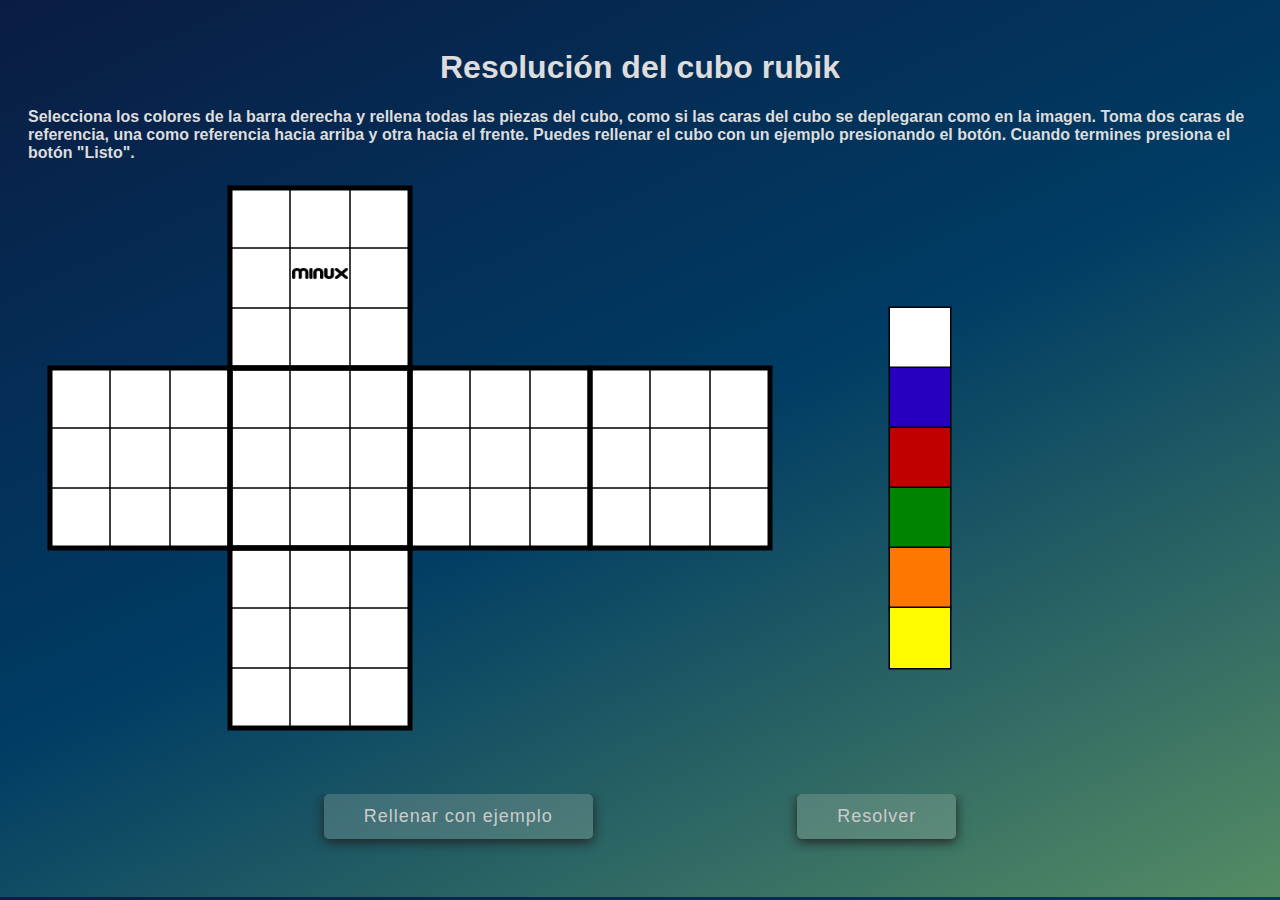
<file: index.html>
<!DOCTYPE html>
<html lang="es">
<head>
	<title>Resuelve el Cubo Rubik</title>
	<meta charset="UTF-8">
	<style>
	body {
		background: linear-gradient(335deg, #558c64,#003c64,#0a1c44);/*(315deg, #226c64,#003c64);*/
		color: #DDDDDD;
		padding: 20px;
        /*margin: 30px;*/
		overflow-y:auto;
		overflow-x:auto;
		font-size: 100%;
		font-family: "Helvetica";
		font-weight: bold;
		
         }
	canvas {
	    padding-left: 0;
    	padding-right: 0;
    	margin-left: auto;
    	margin-right: auto;
    	display: block;
	}

	.btn {
		cursor: pointer;
		font-size:16px;
		font-weight: 100;
		line-height: 45px;
		text-decoration: none;
		vertical-align: middle;
		padding-left: 40px;
		padding-right: 40px;
		/*border: 2px solid #999999;*/
		background: rgba(220,220,200, 0.2);
    		color: #ccc;
		border: none;
    		border-radius: 5px;
    		box-shadow: 0px 3px 12px #222;
-webkit-transition: background 0.8s; /* Safari */
    transition: background 0.8s;

	}

	#seccionBotones {
		width: 950px;
		display: block;
		margin: auto;
		text-align: center;
		overflow: auto;
	}

	.btn1 {
		display: inline-block;
		margin-right: 100px;
		margin-left: 100px;
		margin-bottom: 30px;
		overflow: hidden;
		position: relative;
		text-align: center;
		z-index: 0;  
	}

	.btn1 span {
		z-index: 20;
		font-size: 18px;
		font-family: Arial;
		letter-spacing: 1px;
	}

	/*.btn1:after {
		background: #44f;
		content: "";
		height: 70px;
		left: -470px;
		position: absolute;
		top: -15px;

		-webkit-transition: all 550ms;
		transition: all 550ms;

		-ms-transform: skewX(50deg); IE 9 
		-webkit-transform: skewX(50deg);  Safari 
		transform: skewX(50deg);
  
		background: linear-gradient(to right,  rgb(80, 100, 140) 70%, #cccccc);
		width: 450px;
		z-index: -10;
	}

	.btn1:hover:after {
  		left: -18%;
  		-webkit-transition: all 550ms;
		transition: all 550ms;
	}*/
	
	.btn:hover {
		background: rgba(220,220,200, 0.5);
	}

	.btn1:active {
		
		transform: scale(0.95, 1);	
	}

	</style>
	
	<script src="dist/sweetalert.min.js"></script>
	<link rel="stylesheet" type="text/css" href="dist/sweetalert.css">
	
	<script src="alert.js"></script>
	<script src="entrada.js"></script>
	<script src="acomodar.js"></script>
	<script src="aristasA.js"></script>
	<script src="aristasMedio.js"></script>
	<script src="constantes.js"></script>
	<script src="cruzCaraF.js"></script>
	<script src="cuboSolucion.js"></script>
	<script src="esquinasA.js"></script>
	<script src="giros.js"></script>
	<script src="movimientoAristasMedio.js"></script>
	<script src="movimientoEsquinasA.js"></script>
	<script src="movimientosA.js"></script>
	<script src="obtenerElementos.js"></script>
	<script src="orientacionUltimaCapa.js"></script>
	<script src="permutacionAristas.js"></script>
	<script src="permutacionEsquinas.js"></script>
	<script src="canvas.js"></script>
	<script src="canvasCambioColor.js"></script>
	<script src="cuboAtras.js"></script>
	<script src="minuxLogo.js"></script>
</head>
<body onload="entrada();" id="cuerpo">
	<center><h1>  Resolución del cubo rubik</h1></center>
	<p id="parrafo">Selecciona los colores de la barra derecha y rellena todas las piezas del cubo, como si las caras del cubo se deplegaran como en la imagen. Toma dos caras de referencia, una como referencia hacia arriba y otra hacia el frente. Puedes rellenar el cubo con un ejemplo presionando el botón. Cuando termines presiona el botón "Listo".<p>
	<canvas id="myCanvas" width=1200 height=600>
		Tu navegador no sorporta esa aplicación
	</canvas>
	<div id="seccionBotones">
	   	    <a id="btnRellenar" class="btn btn1"><span>Rellenar con ejemplo</span></a> 
	   	    <a id="btnResolver" class="btn btn1"><span>Resolver</span></a>
    </div>

	<div id="segundoParrafo">
	
	</div>
</body>
</html>
</file>
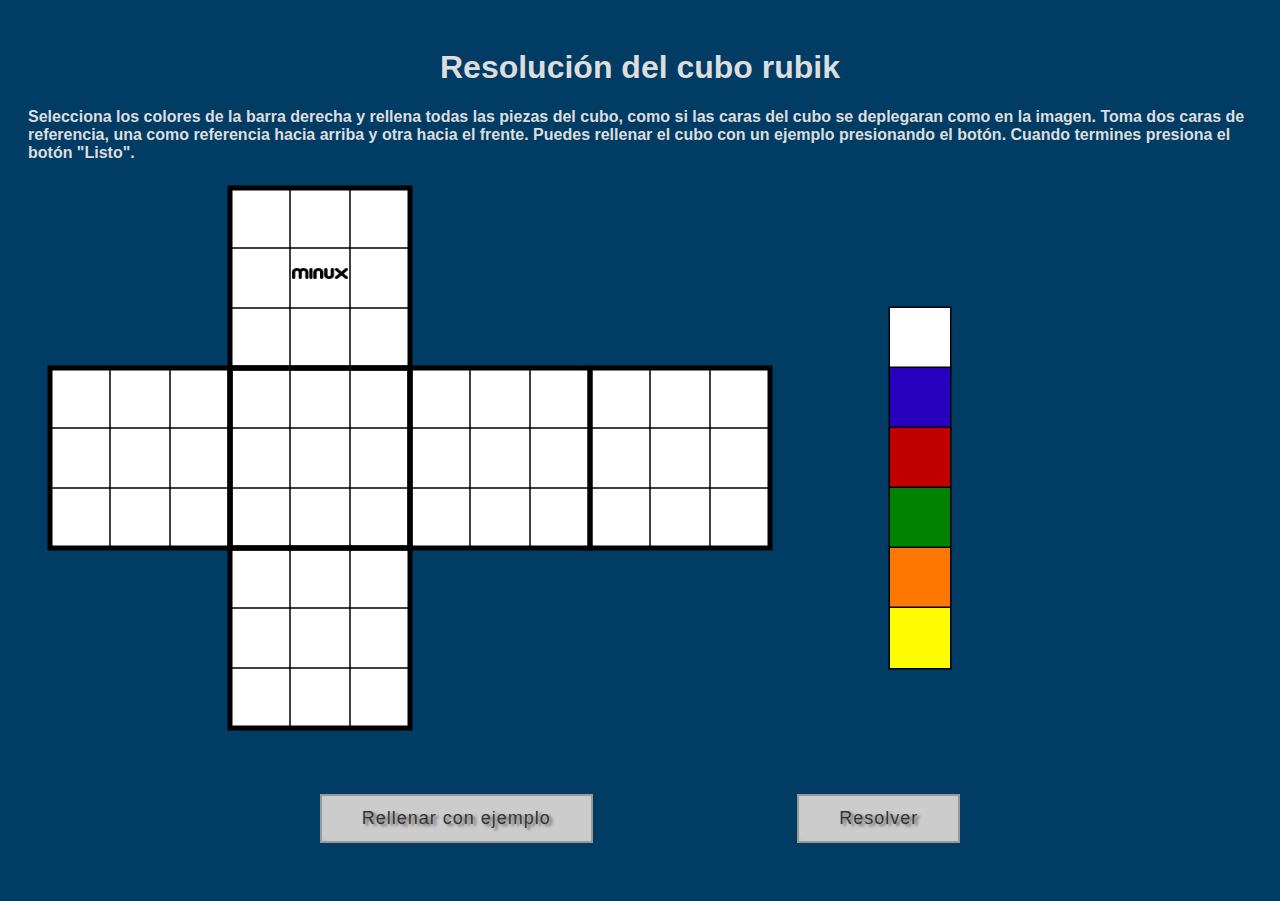
<file: minificado/index.html>
<!DOCTYPE html><html lang="es"><head><title>Resuelve el Cubo Rubik</title><meta charset="UTF-8"><link rel="stylesheet" type="text/css" href="cubo.css"><script src="dist/sweetalert.min.js"></script><link rel="stylesheet" type="text/css" href="dist/sweetalert.css"><script src="cubo.js"></script></head><body onload="entrada();" id="cuerpo"><center><h1> Resolución del cubo rubik</h1></center><p id="parrafo">Selecciona los colores de la barra derecha y rellena todas las piezas del cubo, como si las caras del cubo se deplegaran como en la imagen. Toma dos caras de referencia, una como referencia hacia arriba y otra hacia el frente. Puedes rellenar el cubo con un ejemplo presionando el botón. Cuando termines presiona el botón "Listo".<p><canvas id="myCanvas" width=1200 height=600>Tu navegador no sorporta esa aplicación</canvas><div id="seccionBotones"> <a id="btnRellenar" class="btn btn1"><span>Rellenar con ejemplo</span></a> <a id="btnResolver" class="btn btn1"><span>Resolver</span></a> </div><div id="segundoParrafo"></div></body></html>
</file>
<file: dist/sweetalert.css>
body.stop-scrolling {
  height: 100%;
  overflow: hidden; }

.sweet-overlay {
  background-color: black;
  /* IE8 */
  -ms-filter: "progid:DXImageTransform.Microsoft.Alpha(Opacity=40)";
  /* IE8 */
  background-color: rgba(0, 0, 0, 0.4);
  position: fixed;
  left: 0;
  right: 0;
  top: 0;
  bottom: 0;
  display: none;
  z-index: 10000; }

.sweet-alert {
  background-color: white;
  font-family: 'Open Sans', 'Helvetica Neue', Helvetica, Arial, sans-serif;
  width: 478px;
  padding: 17px;
  border-radius: 5px;
  text-align: center;
  position: fixed;
  left: 50%;
  top: 50%;
  margin-left: -256px;
  margin-top: -200px;
  overflow: hidden;
  display: none;
  z-index: 99999; }
  @media all and (max-width: 540px) {
    .sweet-alert {
      width: auto;
      margin-left: 0;
      margin-right: 0;
      left: 15px;
      right: 15px; } }
  .sweet-alert h2 {
    color: #575757;
    font-size: 30px;
    text-align: center;
    font-weight: 600;
    text-transform: none;
    position: relative;
    margin: 25px 0;
    padding: 0;
    line-height: 40px;
    display: block; }
  .sweet-alert p {
    color: #797979;
    font-size: 16px;
    text-align: center;
    font-weight: 300;
    position: relative;
    text-align: inherit;
    float: none;
    margin: 0;
    padding: 0;
    line-height: normal; }
  .sweet-alert fieldset {
    border: none;
    position: relative; }
  .sweet-alert .sa-error-container {
    background-color: #f1f1f1;
    margin-left: -17px;
    margin-right: -17px;
    overflow: hidden;
    padding: 0 10px;
    max-height: 0;
    webkit-transition: padding 0.15s, max-height 0.15s;
    transition: padding 0.15s, max-height 0.15s; }
    .sweet-alert .sa-error-container.show {
      padding: 10px 0;
      max-height: 100px;
      webkit-transition: padding 0.2s, max-height 0.2s;
      transition: padding 0.25s, max-height 0.25s; }
    .sweet-alert .sa-error-container .icon {
      display: inline-block;
      width: 24px;
      height: 24px;
      border-radius: 50%;
      background-color: #ea7d7d;
      color: white;
      line-height: 24px;
      text-align: center;
      margin-right: 3px; }
    .sweet-alert .sa-error-container p {
      display: inline-block; }
  .sweet-alert .sa-input-error {
    position: absolute;
    top: 29px;
    right: 26px;
    width: 20px;
    height: 20px;
    opacity: 0;
    -webkit-transform: scale(0.5);
    transform: scale(0.5);
    -webkit-transform-origin: 50% 50%;
    transform-origin: 50% 50%;
    -webkit-transition: all 0.1s;
    transition: all 0.1s; }
    .sweet-alert .sa-input-error::before, .sweet-alert .sa-input-error::after {
      content: "";
      width: 20px;
      height: 6px;
      background-color: #f06e57;
      border-radius: 3px;
      position: absolute;
      top: 50%;
      margin-top: -4px;
      left: 50%;
      margin-left: -9px; }
    .sweet-alert .sa-input-error::before {
      -webkit-transform: rotate(-45deg);
      transform: rotate(-45deg); }
    .sweet-alert .sa-input-error::after {
      -webkit-transform: rotate(45deg);
      transform: rotate(45deg); }
    .sweet-alert .sa-input-error.show {
      opacity: 1;
      -webkit-transform: scale(1);
      transform: scale(1); }
  .sweet-alert input {
    width: 100%;
    box-sizing: border-box;
    border-radius: 3px;
    border: 1px solid #d7d7d7;
    height: 43px;
    margin-top: 10px;
    margin-bottom: 17px;
    font-size: 18px;
    box-shadow: inset 0px 1px 1px rgba(0, 0, 0, 0.06);
    padding: 0 12px;
    display: none;
    -webkit-transition: all 0.3s;
    transition: all 0.3s; }
    .sweet-alert input:focus {
      outline: none;
      box-shadow: 0px 0px 3px #c4e6f5;
      border: 1px solid #b4dbed; }
      .sweet-alert input:focus::-moz-placeholder {
        transition: opacity 0.3s 0.03s ease;
        opacity: 0.5; }
      .sweet-alert input:focus:-ms-input-placeholder {
        transition: opacity 0.3s 0.03s ease;
        opacity: 0.5; }
      .sweet-alert input:focus::-webkit-input-placeholder {
        transition: opacity 0.3s 0.03s ease;
        opacity: 0.5; }
    .sweet-alert input::-moz-placeholder {
      color: #bdbdbd; }
    .sweet-alert input:-ms-input-placeholder {
      color: #bdbdbd; }
    .sweet-alert input::-webkit-input-placeholder {
      color: #bdbdbd; }
  .sweet-alert.show-input input {
    display: block; }
  .sweet-alert .sa-confirm-button-container {
    display: inline-block;
    position: relative; }
  .sweet-alert .la-ball-fall {
    position: absolute;
    left: 50%;
    top: 50%;
    margin-left: -27px;
    margin-top: 4px;
    opacity: 0;
    visibility: hidden; }
  .sweet-alert button {
    background-color: #8CD4F5;
    color: white;
    border: none;
    box-shadow: none;
    font-size: 17px;
    font-weight: 500;
    -webkit-border-radius: 4px;
    border-radius: 5px;
    padding: 10px 32px;
    margin: 26px 5px 0 5px;
    cursor: pointer; }
    .sweet-alert button:focus {
      outline: none;
      box-shadow: 0 0 2px rgba(128, 179, 235, 0.5), inset 0 0 0 1px rgba(0, 0, 0, 0.05); }
    .sweet-alert button:hover {
      background-color: #7ecff4; }
    .sweet-alert button:active {
      background-color: #5dc2f1; }
    .sweet-alert button.cancel {
      background-color: #C1C1C1; }
      .sweet-alert button.cancel:hover {
        background-color: #b9b9b9; }
      .sweet-alert button.cancel:active {
        background-color: #a8a8a8; }
      .sweet-alert button.cancel:focus {
        box-shadow: rgba(197, 205, 211, 0.8) 0px 0px 2px, rgba(0, 0, 0, 0.0470588) 0px 0px 0px 1px inset !important; }
    .sweet-alert button[disabled] {
      opacity: .6;
      cursor: default; }
    .sweet-alert button.confirm[disabled] {
      color: transparent; }
      .sweet-alert button.confirm[disabled] ~ .la-ball-fall {
        opacity: 1;
        visibility: visible;
        transition-delay: 0s; }
    .sweet-alert button::-moz-focus-inner {
      border: 0; }
  .sweet-alert[data-has-cancel-button=false] button {
    box-shadow: none !important; }
  .sweet-alert[data-has-confirm-button=false][data-has-cancel-button=false] {
    padding-bottom: 40px; }
  .sweet-alert .sa-icon {
    width: 80px;
    height: 80px;
    border: 4px solid gray;
    -webkit-border-radius: 40px;
    border-radius: 40px;
    border-radius: 50%;
    margin: 20px auto;
    padding: 0;
    position: relative;
    box-sizing: content-box; }
    .sweet-alert .sa-icon.sa-error {
      border-color: #F27474; }
      .sweet-alert .sa-icon.sa-error .sa-x-mark {
        position: relative;
        display: block; }
      .sweet-alert .sa-icon.sa-error .sa-line {
        position: absolute;
        height: 5px;
        width: 47px;
        background-color: #F27474;
        display: block;
        top: 37px;
        border-radius: 2px; }
        .sweet-alert .sa-icon.sa-error .sa-line.sa-left {
          -webkit-transform: rotate(45deg);
          transform: rotate(45deg);
          left: 17px; }
        .sweet-alert .sa-icon.sa-error .sa-line.sa-right {
          -webkit-transform: rotate(-45deg);
          transform: rotate(-45deg);
          right: 16px; }
    .sweet-alert .sa-icon.sa-warning {
      border-color: #F8BB86; }
      .sweet-alert .sa-icon.sa-warning .sa-body {
        position: absolute;
        width: 5px;
        height: 47px;
        left: 50%;
        top: 10px;
        -webkit-border-radius: 2px;
        border-radius: 2px;
        margin-left: -2px;
        background-color: #F8BB86; }
      .sweet-alert .sa-icon.sa-warning .sa-dot {
        position: absolute;
        width: 7px;
        height: 7px;
        -webkit-border-radius: 50%;
        border-radius: 50%;
        margin-left: -3px;
        left: 50%;
        bottom: 10px;
        background-color: #F8BB86; }
    .sweet-alert .sa-icon.sa-info {
      border-color: #C9DAE1; }
      .sweet-alert .sa-icon.sa-info::before {
        content: "";
        position: absolute;
        width: 5px;
        height: 29px;
        left: 50%;
        bottom: 17px;
        border-radius: 2px;
        margin-left: -2px;
        background-color: #C9DAE1; }
      .sweet-alert .sa-icon.sa-info::after {
        content: "";
        position: absolute;
        width: 7px;
        height: 7px;
        border-radius: 50%;
        margin-left: -3px;
        top: 19px;
        background-color: #C9DAE1; }
    .sweet-alert .sa-icon.sa-success {
      border-color: #A5DC86; }
      .sweet-alert .sa-icon.sa-success::before, .sweet-alert .sa-icon.sa-success::after {
        content: '';
        -webkit-border-radius: 40px;
        border-radius: 40px;
        border-radius: 50%;
        position: absolute;
        width: 60px;
        height: 120px;
        background: white;
        -webkit-transform: rotate(45deg);
        transform: rotate(45deg); }
      .sweet-alert .sa-icon.sa-success::before {
        -webkit-border-radius: 120px 0 0 120px;
        border-radius: 120px 0 0 120px;
        top: -7px;
        left: -33px;
        -webkit-transform: rotate(-45deg);
        transform: rotate(-45deg);
        -webkit-transform-origin: 60px 60px;
        transform-origin: 60px 60px; }
      .sweet-alert .sa-icon.sa-success::after {
        -webkit-border-radius: 0 120px 120px 0;
        border-radius: 0 120px 120px 0;
        top: -11px;
        left: 30px;
        -webkit-transform: rotate(-45deg);
        transform: rotate(-45deg);
        -webkit-transform-origin: 0px 60px;
        transform-origin: 0px 60px; }
      .sweet-alert .sa-icon.sa-success .sa-placeholder {
        width: 80px;
        height: 80px;
        border: 4px solid rgba(165, 220, 134, 0.2);
        -webkit-border-radius: 40px;
        border-radius: 40px;
        border-radius: 50%;
        box-sizing: content-box;
        position: absolute;
        left: -4px;
        top: -4px;
        z-index: 2; }
      .sweet-alert .sa-icon.sa-success .sa-fix {
        width: 5px;
        height: 90px;
        background-color: white;
        position: absolute;
        left: 28px;
        top: 8px;
        z-index: 1;
        -webkit-transform: rotate(-45deg);
        transform: rotate(-45deg); }
      .sweet-alert .sa-icon.sa-success .sa-line {
        height: 5px;
        background-color: #A5DC86;
        display: block;
        border-radius: 2px;
        position: absolute;
        z-index: 2; }
        .sweet-alert .sa-icon.sa-success .sa-line.sa-tip {
          width: 25px;
          left: 14px;
          top: 46px;
          -webkit-transform: rotate(45deg);
          transform: rotate(45deg); }
        .sweet-alert .sa-icon.sa-success .sa-line.sa-long {
          width: 47px;
          right: 8px;
          top: 38px;
          -webkit-transform: rotate(-45deg);
          transform: rotate(-45deg); }
    .sweet-alert .sa-icon.sa-custom {
      background-size: contain;
      border-radius: 0;
      border: none;
      background-position: center center;
      background-repeat: no-repeat; }

/*
 * Animations
 */
@-webkit-keyframes showSweetAlert {
  0% {
    transform: scale(0.7);
    -webkit-transform: scale(0.7); }
  45% {
    transform: scale(1.05);
    -webkit-transform: scale(1.05); }
  80% {
    transform: scale(0.95);
    -webkit-transform: scale(0.95); }
  100% {
    transform: scale(1);
    -webkit-transform: scale(1); } }

@keyframes showSweetAlert {
  0% {
    transform: scale(0.7);
    -webkit-transform: scale(0.7); }
  45% {
    transform: scale(1.05);
    -webkit-transform: scale(1.05); }
  80% {
    transform: scale(0.95);
    -webkit-transform: scale(0.95); }
  100% {
    transform: scale(1);
    -webkit-transform: scale(1); } }

@-webkit-keyframes hideSweetAlert {
  0% {
    transform: scale(1);
    -webkit-transform: scale(1); }
  100% {
    transform: scale(0.5);
    -webkit-transform: scale(0.5); } }

@keyframes hideSweetAlert {
  0% {
    transform: scale(1);
    -webkit-transform: scale(1); }
  100% {
    transform: scale(0.5);
    -webkit-transform: scale(0.5); } }

@-webkit-keyframes slideFromTop {
  0% {
    top: 0%; }
  100% {
    top: 50%; } }

@keyframes slideFromTop {
  0% {
    top: 0%; }
  100% {
    top: 50%; } }

@-webkit-keyframes slideToTop {
  0% {
    top: 50%; }
  100% {
    top: 0%; } }

@keyframes slideToTop {
  0% {
    top: 50%; }
  100% {
    top: 0%; } }

@-webkit-keyframes slideFromBottom {
  0% {
    top: 70%; }
  100% {
    top: 50%; } }

@keyframes slideFromBottom {
  0% {
    top: 70%; }
  100% {
    top: 50%; } }

@-webkit-keyframes slideToBottom {
  0% {
    top: 50%; }
  100% {
    top: 70%; } }

@keyframes slideToBottom {
  0% {
    top: 50%; }
  100% {
    top: 70%; } }

.showSweetAlert[data-animation=pop] {
  -webkit-animation: showSweetAlert 0.3s;
  animation: showSweetAlert 0.3s; }

.showSweetAlert[data-animation=none] {
  -webkit-animation: none;
  animation: none; }

.showSweetAlert[data-animation=slide-from-top] {
  -webkit-animation: slideFromTop 0.3s;
  animation: slideFromTop 0.3s; }

.showSweetAlert[data-animation=slide-from-bottom] {
  -webkit-animation: slideFromBottom 0.3s;
  animation: slideFromBottom 0.3s; }

.hideSweetAlert[data-animation=pop] {
  -webkit-animation: hideSweetAlert 0.2s;
  animation: hideSweetAlert 0.2s; }

.hideSweetAlert[data-animation=none] {
  -webkit-animation: none;
  animation: none; }

.hideSweetAlert[data-animation=slide-from-top] {
  -webkit-animation: slideToTop 0.4s;
  animation: slideToTop 0.4s; }

.hideSweetAlert[data-animation=slide-from-bottom] {
  -webkit-animation: slideToBottom 0.3s;
  animation: slideToBottom 0.3s; }

@-webkit-keyframes animateSuccessTip {
  0% {
    width: 0;
    left: 1px;
    top: 19px; }
  54% {
    width: 0;
    left: 1px;
    top: 19px; }
  70% {
    width: 50px;
    left: -8px;
    top: 37px; }
  84% {
    width: 17px;
    left: 21px;
    top: 48px; }
  100% {
    width: 25px;
    left: 14px;
    top: 45px; } }

@keyframes animateSuccessTip {
  0% {
    width: 0;
    left: 1px;
    top: 19px; }
  54% {
    width: 0;
    left: 1px;
    top: 19px; }
  70% {
    width: 50px;
    left: -8px;
    top: 37px; }
  84% {
    width: 17px;
    left: 21px;
    top: 48px; }
  100% {
    width: 25px;
    left: 14px;
    top: 45px; } }

@-webkit-keyframes animateSuccessLong {
  0% {
    width: 0;
    right: 46px;
    top: 54px; }
  65% {
    width: 0;
    right: 46px;
    top: 54px; }
  84% {
    width: 55px;
    right: 0px;
    top: 35px; }
  100% {
    width: 47px;
    right: 8px;
    top: 38px; } }

@keyframes animateSuccessLong {
  0% {
    width: 0;
    right: 46px;
    top: 54px; }
  65% {
    width: 0;
    right: 46px;
    top: 54px; }
  84% {
    width: 55px;
    right: 0px;
    top: 35px; }
  100% {
    width: 47px;
    right: 8px;
    top: 38px; } }

@-webkit-keyframes rotatePlaceholder {
  0% {
    transform: rotate(-45deg);
    -webkit-transform: rotate(-45deg); }
  5% {
    transform: rotate(-45deg);
    -webkit-transform: rotate(-45deg); }
  12% {
    transform: rotate(-405deg);
    -webkit-transform: rotate(-405deg); }
  100% {
    transform: rotate(-405deg);
    -webkit-transform: rotate(-405deg); } }

@keyframes rotatePlaceholder {
  0% {
    transform: rotate(-45deg);
    -webkit-transform: rotate(-45deg); }
  5% {
    transform: rotate(-45deg);
    -webkit-transform: rotate(-45deg); }
  12% {
    transform: rotate(-405deg);
    -webkit-transform: rotate(-405deg); }
  100% {
    transform: rotate(-405deg);
    -webkit-transform: rotate(-405deg); } }

.animateSuccessTip {
  -webkit-animation: animateSuccessTip 0.75s;
  animation: animateSuccessTip 0.75s; }

.animateSuccessLong {
  -webkit-animation: animateSuccessLong 0.75s;
  animation: animateSuccessLong 0.75s; }

.sa-icon.sa-success.animate::after {
  -webkit-animation: rotatePlaceholder 4.25s ease-in;
  animation: rotatePlaceholder 4.25s ease-in; }

@-webkit-keyframes animateErrorIcon {
  0% {
    transform: rotateX(100deg);
    -webkit-transform: rotateX(100deg);
    opacity: 0; }
  100% {
    transform: rotateX(0deg);
    -webkit-transform: rotateX(0deg);
    opacity: 1; } }

@keyframes animateErrorIcon {
  0% {
    transform: rotateX(100deg);
    -webkit-transform: rotateX(100deg);
    opacity: 0; }
  100% {
    transform: rotateX(0deg);
    -webkit-transform: rotateX(0deg);
    opacity: 1; } }

.animateErrorIcon {
  -webkit-animation: animateErrorIcon 0.5s;
  animation: animateErrorIcon 0.5s; }

@-webkit-keyframes animateXMark {
  0% {
    transform: scale(0.4);
    -webkit-transform: scale(0.4);
    margin-top: 26px;
    opacity: 0; }
  50% {
    transform: scale(0.4);
    -webkit-transform: scale(0.4);
    margin-top: 26px;
    opacity: 0; }
  80% {
    transform: scale(1.15);
    -webkit-transform: scale(1.15);
    margin-top: -6px; }
  100% {
    transform: scale(1);
    -webkit-transform: scale(1);
    margin-top: 0;
    opacity: 1; } }

@keyframes animateXMark {
  0% {
    transform: scale(0.4);
    -webkit-transform: scale(0.4);
    margin-top: 26px;
    opacity: 0; }
  50% {
    transform: scale(0.4);
    -webkit-transform: scale(0.4);
    margin-top: 26px;
    opacity: 0; }
  80% {
    transform: scale(1.15);
    -webkit-transform: scale(1.15);
    margin-top: -6px; }
  100% {
    transform: scale(1);
    -webkit-transform: scale(1);
    margin-top: 0;
    opacity: 1; } }

.animateXMark {
  -webkit-animation: animateXMark 0.5s;
  animation: animateXMark 0.5s; }

@-webkit-keyframes pulseWarning {
  0% {
    border-color: #F8D486; }
  100% {
    border-color: #F8BB86; } }

@keyframes pulseWarning {
  0% {
    border-color: #F8D486; }
  100% {
    border-color: #F8BB86; } }

.pulseWarning {
  -webkit-animation: pulseWarning 0.75s infinite alternate;
  animation: pulseWarning 0.75s infinite alternate; }

@-webkit-keyframes pulseWarningIns {
  0% {
    background-color: #F8D486; }
  100% {
    background-color: #F8BB86; } }

@keyframes pulseWarningIns {
  0% {
    background-color: #F8D486; }
  100% {
    background-color: #F8BB86; } }

.pulseWarningIns {
  -webkit-animation: pulseWarningIns 0.75s infinite alternate;
  animation: pulseWarningIns 0.75s infinite alternate; }

@-webkit-keyframes rotate-loading {
  0% {
    transform: rotate(0deg); }
  100% {
    transform: rotate(360deg); } }

@keyframes rotate-loading {
  0% {
    transform: rotate(0deg); }
  100% {
    transform: rotate(360deg); } }

/* Internet Explorer 9 has some special quirks that are fixed here */
/* The icons are not animated. */
/* This file is automatically merged into sweet-alert.min.js through Gulp */
/* Error icon */
.sweet-alert .sa-icon.sa-error .sa-line.sa-left {
  -ms-transform: rotate(45deg) \9; }

.sweet-alert .sa-icon.sa-error .sa-line.sa-right {
  -ms-transform: rotate(-45deg) \9; }

/* Success icon */
.sweet-alert .sa-icon.sa-success {
  border-color: transparent\9; }

.sweet-alert .sa-icon.sa-success .sa-line.sa-tip {
  -ms-transform: rotate(45deg) \9; }

.sweet-alert .sa-icon.sa-success .sa-line.sa-long {
  -ms-transform: rotate(-45deg) \9; }

/*!
 * Load Awesome v1.1.0 (http://github.danielcardoso.net/load-awesome/)
 * Copyright 2015 Daniel Cardoso <@DanielCardoso>
 * Licensed under MIT
 */
.la-ball-fall,
.la-ball-fall > div {
  position: relative;
  -webkit-box-sizing: border-box;
  -moz-box-sizing: border-box;
  box-sizing: border-box; }

.la-ball-fall {
  display: block;
  font-size: 0;
  color: #fff; }

.la-ball-fall.la-dark {
  color: #333; }

.la-ball-fall > div {
  display: inline-block;
  float: none;
  background-color: currentColor;
  border: 0 solid currentColor; }

.la-ball-fall {
  width: 54px;
  height: 18px; }

.la-ball-fall > div {
  width: 10px;
  height: 10px;
  margin: 4px;
  border-radius: 100%;
  opacity: 0;
  -webkit-animation: ball-fall 1s ease-in-out infinite;
  -moz-animation: ball-fall 1s ease-in-out infinite;
  -o-animation: ball-fall 1s ease-in-out infinite;
  animation: ball-fall 1s ease-in-out infinite; }

.la-ball-fall > div:nth-child(1) {
  -webkit-animation-delay: -200ms;
  -moz-animation-delay: -200ms;
  -o-animation-delay: -200ms;
  animation-delay: -200ms; }

.la-ball-fall > div:nth-child(2) {
  -webkit-animation-delay: -100ms;
  -moz-animation-delay: -100ms;
  -o-animation-delay: -100ms;
  animation-delay: -100ms; }

.la-ball-fall > div:nth-child(3) {
  -webkit-animation-delay: 0ms;
  -moz-animation-delay: 0ms;
  -o-animation-delay: 0ms;
  animation-delay: 0ms; }

.la-ball-fall.la-sm {
  width: 26px;
  height: 8px; }

.la-ball-fall.la-sm > div {
  width: 4px;
  height: 4px;
  margin: 2px; }

.la-ball-fall.la-2x {
  width: 108px;
  height: 36px; }

.la-ball-fall.la-2x > div {
  width: 20px;
  height: 20px;
  margin: 8px; }

.la-ball-fall.la-3x {
  width: 162px;
  height: 54px; }

.la-ball-fall.la-3x > div {
  width: 30px;
  height: 30px;
  margin: 12px; }

/*
 * Animation
 */
@-webkit-keyframes ball-fall {
  0% {
    opacity: 0;
    -webkit-transform: translateY(-145%);
    transform: translateY(-145%); }
  10% {
    opacity: .5; }
  20% {
    opacity: 1;
    -webkit-transform: translateY(0);
    transform: translateY(0); }
  80% {
    opacity: 1;
    -webkit-transform: translateY(0);
    transform: translateY(0); }
  90% {
    opacity: .5; }
  100% {
    opacity: 0;
    -webkit-transform: translateY(145%);
    transform: translateY(145%); } }

@-moz-keyframes ball-fall {
  0% {
    opacity: 0;
    -moz-transform: translateY(-145%);
    transform: translateY(-145%); }
  10% {
    opacity: .5; }
  20% {
    opacity: 1;
    -moz-transform: translateY(0);
    transform: translateY(0); }
  80% {
    opacity: 1;
    -moz-transform: translateY(0);
    transform: translateY(0); }
  90% {
    opacity: .5; }
  100% {
    opacity: 0;
    -moz-transform: translateY(145%);
    transform: translateY(145%); } }

@-o-keyframes ball-fall {
  0% {
    opacity: 0;
    -o-transform: translateY(-145%);
    transform: translateY(-145%); }
  10% {
    opacity: .5; }
  20% {
    opacity: 1;
    -o-transform: translateY(0);
    transform: translateY(0); }
  80% {
    opacity: 1;
    -o-transform: translateY(0);
    transform: translateY(0); }
  90% {
    opacity: .5; }
  100% {
    opacity: 0;
    -o-transform: translateY(145%);
    transform: translateY(145%); } }

@keyframes ball-fall {
  0% {
    opacity: 0;
    -webkit-transform: translateY(-145%);
    -moz-transform: translateY(-145%);
    -o-transform: translateY(-145%);
    transform: translateY(-145%); }
  10% {
    opacity: .5; }
  20% {
    opacity: 1;
    -webkit-transform: translateY(0);
    -moz-transform: translateY(0);
    -o-transform: translateY(0);
    transform: translateY(0); }
  80% {
    opacity: 1;
    -webkit-transform: translateY(0);
    -moz-transform: translateY(0);
    -o-transform: translateY(0);
    transform: translateY(0); }
  90% {
    opacity: .5; }
  100% {
    opacity: 0;
    -webkit-transform: translateY(145%);
    -moz-transform: translateY(145%);
    -o-transform: translateY(145%);
    transform: translateY(145%); } }
</file>
<file: minificado/cubo.css>
body {
		background-color: rgb(0, 60, 100);
		color: #DDDDDD;
		padding: 20px;
        /*margin: 30px;*/
		overflow-y:auto;
		overflow-x:auto;
		font-size: 100%;
		font-family: "Helvetica";
		font-weight: bold;
		
         }
	canvas {
	    padding-left: 0;
    	padding-right: 0;
    	margin-left: auto;
    	margin-right: auto;
    	display: block;
	}

	.btn {
		background: #ccc;
		color: #333;
		cursor: pointer;
		font-size:16px;
		font-weight: 100;
		line-height: 45px;
		text-decoration: none;
		vertical-align: middle;
		padding-left: 40px;
		padding-right: 40px;
		border: 2px solid #999999;
	}

	#seccionBotones {
		width: 950px;
		display: block;
		margin: auto;
		text-align: center;
		overflow: auto;
	}

	.btn1 {
		display: inline-block;
		margin-right: 100px;
		margin-left: 100px;
		margin-bottom: 30px;
		overflow: hidden;
		position: relative;
		text-align: center;
		z-index: 0;  
	}

	.btn1 span {
		z-index: 20;
		font-size: 18px;
		font-family: Arial;
		letter-spacing: 1px;
		text-shadow: 3px 2px 3px #666;
	}

	.btn1:after {
		background: #44f;
		content: "";
		height: 70px;
		left: -470px;
		position: absolute;
		top: -15px;

		-webkit-transition: all 550ms;
		transition: all 550ms;

		-ms-transform: skewX(50deg); /* IE 9 */
		-webkit-transform: skewX(50deg); /* Safari */
		transform: skewX(50deg);
  
		background: linear-gradient(to right,  rgb(80, 100, 140) 70%, #cccccc);
		width: 450px;
		z-index: -10;
	}

	.btn1:hover:after {
  		left: -18%;
  		-webkit-transition: all 550ms;
		transition: all 550ms;
	}

	.btn1:active {
		
		transform: scale(0.95, 1);	
	}
</file>
<file: minificado/dist/sweetalert.css>
body.stop-scrolling {
  height: 100%;
  overflow: hidden; }

.sweet-overlay {
  background-color: black;
  /* IE8 */
  -ms-filter: "progid:DXImageTransform.Microsoft.Alpha(Opacity=40)";
  /* IE8 */
  background-color: rgba(0, 0, 0, 0.4);
  position: fixed;
  left: 0;
  right: 0;
  top: 0;
  bottom: 0;
  display: none;
  z-index: 10000; }

.sweet-alert {
  background-color: white;
  font-family: 'Open Sans', 'Helvetica Neue', Helvetica, Arial, sans-serif;
  width: 478px;
  padding: 17px;
  border-radius: 5px;
  text-align: center;
  position: fixed;
  left: 50%;
  top: 50%;
  margin-left: -256px;
  margin-top: -200px;
  overflow: hidden;
  display: none;
  z-index: 99999; }
  @media all and (max-width: 540px) {
    .sweet-alert {
      width: auto;
      margin-left: 0;
      margin-right: 0;
      left: 15px;
      right: 15px; } }
  .sweet-alert h2 {
    color: #575757;
    font-size: 30px;
    text-align: center;
    font-weight: 600;
    text-transform: none;
    position: relative;
    margin: 25px 0;
    padding: 0;
    line-height: 40px;
    display: block; }
  .sweet-alert p {
    color: #797979;
    font-size: 16px;
    text-align: center;
    font-weight: 300;
    position: relative;
    text-align: inherit;
    float: none;
    margin: 0;
    padding: 0;
    line-height: normal; }
  .sweet-alert fieldset {
    border: none;
    position: relative; }
  .sweet-alert .sa-error-container {
    background-color: #f1f1f1;
    margin-left: -17px;
    margin-right: -17px;
    overflow: hidden;
    padding: 0 10px;
    max-height: 0;
    webkit-transition: padding 0.15s, max-height 0.15s;
    transition: padding 0.15s, max-height 0.15s; }
    .sweet-alert .sa-error-container.show {
      padding: 10px 0;
      max-height: 100px;
      webkit-transition: padding 0.2s, max-height 0.2s;
      transition: padding 0.25s, max-height 0.25s; }
    .sweet-alert .sa-error-container .icon {
      display: inline-block;
      width: 24px;
      height: 24px;
      border-radius: 50%;
      background-color: #ea7d7d;
      color: white;
      line-height: 24px;
      text-align: center;
      margin-right: 3px; }
    .sweet-alert .sa-error-container p {
      display: inline-block; }
  .sweet-alert .sa-input-error {
    position: absolute;
    top: 29px;
    right: 26px;
    width: 20px;
    height: 20px;
    opacity: 0;
    -webkit-transform: scale(0.5);
    transform: scale(0.5);
    -webkit-transform-origin: 50% 50%;
    transform-origin: 50% 50%;
    -webkit-transition: all 0.1s;
    transition: all 0.1s; }
    .sweet-alert .sa-input-error::before, .sweet-alert .sa-input-error::after {
      content: "";
      width: 20px;
      height: 6px;
      background-color: #f06e57;
      border-radius: 3px;
      position: absolute;
      top: 50%;
      margin-top: -4px;
      left: 50%;
      margin-left: -9px; }
    .sweet-alert .sa-input-error::before {
      -webkit-transform: rotate(-45deg);
      transform: rotate(-45deg); }
    .sweet-alert .sa-input-error::after {
      -webkit-transform: rotate(45deg);
      transform: rotate(45deg); }
    .sweet-alert .sa-input-error.show {
      opacity: 1;
      -webkit-transform: scale(1);
      transform: scale(1); }
  .sweet-alert input {
    width: 100%;
    box-sizing: border-box;
    border-radius: 3px;
    border: 1px solid #d7d7d7;
    height: 43px;
    margin-top: 10px;
    margin-bottom: 17px;
    font-size: 18px;
    box-shadow: inset 0px 1px 1px rgba(0, 0, 0, 0.06);
    padding: 0 12px;
    display: none;
    -webkit-transition: all 0.3s;
    transition: all 0.3s; }
    .sweet-alert input:focus {
      outline: none;
      box-shadow: 0px 0px 3px #c4e6f5;
      border: 1px solid #b4dbed; }
      .sweet-alert input:focus::-moz-placeholder {
        transition: opacity 0.3s 0.03s ease;
        opacity: 0.5; }
      .sweet-alert input:focus:-ms-input-placeholder {
        transition: opacity 0.3s 0.03s ease;
        opacity: 0.5; }
      .sweet-alert input:focus::-webkit-input-placeholder {
        transition: opacity 0.3s 0.03s ease;
        opacity: 0.5; }
    .sweet-alert input::-moz-placeholder {
      color: #bdbdbd; }
    .sweet-alert input:-ms-input-placeholder {
      color: #bdbdbd; }
    .sweet-alert input::-webkit-input-placeholder {
      color: #bdbdbd; }
  .sweet-alert.show-input input {
    display: block; }
  .sweet-alert .sa-confirm-button-container {
    display: inline-block;
    position: relative; }
  .sweet-alert .la-ball-fall {
    position: absolute;
    left: 50%;
    top: 50%;
    margin-left: -27px;
    margin-top: 4px;
    opacity: 0;
    visibility: hidden; }
  .sweet-alert button {
    background-color: #8CD4F5;
    color: white;
    border: none;
    box-shadow: none;
    font-size: 17px;
    font-weight: 500;
    -webkit-border-radius: 4px;
    border-radius: 5px;
    padding: 10px 32px;
    margin: 26px 5px 0 5px;
    cursor: pointer; }
    .sweet-alert button:focus {
      outline: none;
      box-shadow: 0 0 2px rgba(128, 179, 235, 0.5), inset 0 0 0 1px rgba(0, 0, 0, 0.05); }
    .sweet-alert button:hover {
      background-color: #7ecff4; }
    .sweet-alert button:active {
      background-color: #5dc2f1; }
    .sweet-alert button.cancel {
      background-color: #C1C1C1; }
      .sweet-alert button.cancel:hover {
        background-color: #b9b9b9; }
      .sweet-alert button.cancel:active {
        background-color: #a8a8a8; }
      .sweet-alert button.cancel:focus {
        box-shadow: rgba(197, 205, 211, 0.8) 0px 0px 2px, rgba(0, 0, 0, 0.0470588) 0px 0px 0px 1px inset !important; }
    .sweet-alert button[disabled] {
      opacity: .6;
      cursor: default; }
    .sweet-alert button.confirm[disabled] {
      color: transparent; }
      .sweet-alert button.confirm[disabled] ~ .la-ball-fall {
        opacity: 1;
        visibility: visible;
        transition-delay: 0s; }
    .sweet-alert button::-moz-focus-inner {
      border: 0; }
  .sweet-alert[data-has-cancel-button=false] button {
    box-shadow: none !important; }
  .sweet-alert[data-has-confirm-button=false][data-has-cancel-button=false] {
    padding-bottom: 40px; }
  .sweet-alert .sa-icon {
    width: 80px;
    height: 80px;
    border: 4px solid gray;
    -webkit-border-radius: 40px;
    border-radius: 40px;
    border-radius: 50%;
    margin: 20px auto;
    padding: 0;
    position: relative;
    box-sizing: content-box; }
    .sweet-alert .sa-icon.sa-error {
      border-color: #F27474; }
      .sweet-alert .sa-icon.sa-error .sa-x-mark {
        position: relative;
        display: block; }
      .sweet-alert .sa-icon.sa-error .sa-line {
        position: absolute;
        height: 5px;
        width: 47px;
        background-color: #F27474;
        display: block;
        top: 37px;
        border-radius: 2px; }
        .sweet-alert .sa-icon.sa-error .sa-line.sa-left {
          -webkit-transform: rotate(45deg);
          transform: rotate(45deg);
          left: 17px; }
        .sweet-alert .sa-icon.sa-error .sa-line.sa-right {
          -webkit-transform: rotate(-45deg);
          transform: rotate(-45deg);
          right: 16px; }
    .sweet-alert .sa-icon.sa-warning {
      border-color: #F8BB86; }
      .sweet-alert .sa-icon.sa-warning .sa-body {
        position: absolute;
        width: 5px;
        height: 47px;
        left: 50%;
        top: 10px;
        -webkit-border-radius: 2px;
        border-radius: 2px;
        margin-left: -2px;
        background-color: #F8BB86; }
      .sweet-alert .sa-icon.sa-warning .sa-dot {
        position: absolute;
        width: 7px;
        height: 7px;
        -webkit-border-radius: 50%;
        border-radius: 50%;
        margin-left: -3px;
        left: 50%;
        bottom: 10px;
        background-color: #F8BB86; }
    .sweet-alert .sa-icon.sa-info {
      border-color: #C9DAE1; }
      .sweet-alert .sa-icon.sa-info::before {
        content: "";
        position: absolute;
        width: 5px;
        height: 29px;
        left: 50%;
        bottom: 17px;
        border-radius: 2px;
        margin-left: -2px;
        background-color: #C9DAE1; }
      .sweet-alert .sa-icon.sa-info::after {
        content: "";
        position: absolute;
        width: 7px;
        height: 7px;
        border-radius: 50%;
        margin-left: -3px;
        top: 19px;
        background-color: #C9DAE1; }
    .sweet-alert .sa-icon.sa-success {
      border-color: #A5DC86; }
      .sweet-alert .sa-icon.sa-success::before, .sweet-alert .sa-icon.sa-success::after {
        content: '';
        -webkit-border-radius: 40px;
        border-radius: 40px;
        border-radius: 50%;
        position: absolute;
        width: 60px;
        height: 120px;
        background: white;
        -webkit-transform: rotate(45deg);
        transform: rotate(45deg); }
      .sweet-alert .sa-icon.sa-success::before {
        -webkit-border-radius: 120px 0 0 120px;
        border-radius: 120px 0 0 120px;
        top: -7px;
        left: -33px;
        -webkit-transform: rotate(-45deg);
        transform: rotate(-45deg);
        -webkit-transform-origin: 60px 60px;
        transform-origin: 60px 60px; }
      .sweet-alert .sa-icon.sa-success::after {
        -webkit-border-radius: 0 120px 120px 0;
        border-radius: 0 120px 120px 0;
        top: -11px;
        left: 30px;
        -webkit-transform: rotate(-45deg);
        transform: rotate(-45deg);
        -webkit-transform-origin: 0px 60px;
        transform-origin: 0px 60px; }
      .sweet-alert .sa-icon.sa-success .sa-placeholder {
        width: 80px;
        height: 80px;
        border: 4px solid rgba(165, 220, 134, 0.2);
        -webkit-border-radius: 40px;
        border-radius: 40px;
        border-radius: 50%;
        box-sizing: content-box;
        position: absolute;
        left: -4px;
        top: -4px;
        z-index: 2; }
      .sweet-alert .sa-icon.sa-success .sa-fix {
        width: 5px;
        height: 90px;
        background-color: white;
        position: absolute;
        left: 28px;
        top: 8px;
        z-index: 1;
        -webkit-transform: rotate(-45deg);
        transform: rotate(-45deg); }
      .sweet-alert .sa-icon.sa-success .sa-line {
        height: 5px;
        background-color: #A5DC86;
        display: block;
        border-radius: 2px;
        position: absolute;
        z-index: 2; }
        .sweet-alert .sa-icon.sa-success .sa-line.sa-tip {
          width: 25px;
          left: 14px;
          top: 46px;
          -webkit-transform: rotate(45deg);
          transform: rotate(45deg); }
        .sweet-alert .sa-icon.sa-success .sa-line.sa-long {
          width: 47px;
          right: 8px;
          top: 38px;
          -webkit-transform: rotate(-45deg);
          transform: rotate(-45deg); }
    .sweet-alert .sa-icon.sa-custom {
      background-size: contain;
      border-radius: 0;
      border: none;
      background-position: center center;
      background-repeat: no-repeat; }

/*
 * Animations
 */
@-webkit-keyframes showSweetAlert {
  0% {
    transform: scale(0.7);
    -webkit-transform: scale(0.7); }
  45% {
    transform: scale(1.05);
    -webkit-transform: scale(1.05); }
  80% {
    transform: scale(0.95);
    -webkit-transform: scale(0.95); }
  100% {
    transform: scale(1);
    -webkit-transform: scale(1); } }

@keyframes showSweetAlert {
  0% {
    transform: scale(0.7);
    -webkit-transform: scale(0.7); }
  45% {
    transform: scale(1.05);
    -webkit-transform: scale(1.05); }
  80% {
    transform: scale(0.95);
    -webkit-transform: scale(0.95); }
  100% {
    transform: scale(1);
    -webkit-transform: scale(1); } }

@-webkit-keyframes hideSweetAlert {
  0% {
    transform: scale(1);
    -webkit-transform: scale(1); }
  100% {
    transform: scale(0.5);
    -webkit-transform: scale(0.5); } }

@keyframes hideSweetAlert {
  0% {
    transform: scale(1);
    -webkit-transform: scale(1); }
  100% {
    transform: scale(0.5);
    -webkit-transform: scale(0.5); } }

@-webkit-keyframes slideFromTop {
  0% {
    top: 0%; }
  100% {
    top: 50%; } }

@keyframes slideFromTop {
  0% {
    top: 0%; }
  100% {
    top: 50%; } }

@-webkit-keyframes slideToTop {
  0% {
    top: 50%; }
  100% {
    top: 0%; } }

@keyframes slideToTop {
  0% {
    top: 50%; }
  100% {
    top: 0%; } }

@-webkit-keyframes slideFromBottom {
  0% {
    top: 70%; }
  100% {
    top: 50%; } }

@keyframes slideFromBottom {
  0% {
    top: 70%; }
  100% {
    top: 50%; } }

@-webkit-keyframes slideToBottom {
  0% {
    top: 50%; }
  100% {
    top: 70%; } }

@keyframes slideToBottom {
  0% {
    top: 50%; }
  100% {
    top: 70%; } }

.showSweetAlert[data-animation=pop] {
  -webkit-animation: showSweetAlert 0.3s;
  animation: showSweetAlert 0.3s; }

.showSweetAlert[data-animation=none] {
  -webkit-animation: none;
  animation: none; }

.showSweetAlert[data-animation=slide-from-top] {
  -webkit-animation: slideFromTop 0.3s;
  animation: slideFromTop 0.3s; }

.showSweetAlert[data-animation=slide-from-bottom] {
  -webkit-animation: slideFromBottom 0.3s;
  animation: slideFromBottom 0.3s; }

.hideSweetAlert[data-animation=pop] {
  -webkit-animation: hideSweetAlert 0.2s;
  animation: hideSweetAlert 0.2s; }

.hideSweetAlert[data-animation=none] {
  -webkit-animation: none;
  animation: none; }

.hideSweetAlert[data-animation=slide-from-top] {
  -webkit-animation: slideToTop 0.4s;
  animation: slideToTop 0.4s; }

.hideSweetAlert[data-animation=slide-from-bottom] {
  -webkit-animation: slideToBottom 0.3s;
  animation: slideToBottom 0.3s; }

@-webkit-keyframes animateSuccessTip {
  0% {
    width: 0;
    left: 1px;
    top: 19px; }
  54% {
    width: 0;
    left: 1px;
    top: 19px; }
  70% {
    width: 50px;
    left: -8px;
    top: 37px; }
  84% {
    width: 17px;
    left: 21px;
    top: 48px; }
  100% {
    width: 25px;
    left: 14px;
    top: 45px; } }

@keyframes animateSuccessTip {
  0% {
    width: 0;
    left: 1px;
    top: 19px; }
  54% {
    width: 0;
    left: 1px;
    top: 19px; }
  70% {
    width: 50px;
    left: -8px;
    top: 37px; }
  84% {
    width: 17px;
    left: 21px;
    top: 48px; }
  100% {
    width: 25px;
    left: 14px;
    top: 45px; } }

@-webkit-keyframes animateSuccessLong {
  0% {
    width: 0;
    right: 46px;
    top: 54px; }
  65% {
    width: 0;
    right: 46px;
    top: 54px; }
  84% {
    width: 55px;
    right: 0px;
    top: 35px; }
  100% {
    width: 47px;
    right: 8px;
    top: 38px; } }

@keyframes animateSuccessLong {
  0% {
    width: 0;
    right: 46px;
    top: 54px; }
  65% {
    width: 0;
    right: 46px;
    top: 54px; }
  84% {
    width: 55px;
    right: 0px;
    top: 35px; }
  100% {
    width: 47px;
    right: 8px;
    top: 38px; } }

@-webkit-keyframes rotatePlaceholder {
  0% {
    transform: rotate(-45deg);
    -webkit-transform: rotate(-45deg); }
  5% {
    transform: rotate(-45deg);
    -webkit-transform: rotate(-45deg); }
  12% {
    transform: rotate(-405deg);
    -webkit-transform: rotate(-405deg); }
  100% {
    transform: rotate(-405deg);
    -webkit-transform: rotate(-405deg); } }

@keyframes rotatePlaceholder {
  0% {
    transform: rotate(-45deg);
    -webkit-transform: rotate(-45deg); }
  5% {
    transform: rotate(-45deg);
    -webkit-transform: rotate(-45deg); }
  12% {
    transform: rotate(-405deg);
    -webkit-transform: rotate(-405deg); }
  100% {
    transform: rotate(-405deg);
    -webkit-transform: rotate(-405deg); } }

.animateSuccessTip {
  -webkit-animation: animateSuccessTip 0.75s;
  animation: animateSuccessTip 0.75s; }

.animateSuccessLong {
  -webkit-animation: animateSuccessLong 0.75s;
  animation: animateSuccessLong 0.75s; }

.sa-icon.sa-success.animate::after {
  -webkit-animation: rotatePlaceholder 4.25s ease-in;
  animation: rotatePlaceholder 4.25s ease-in; }

@-webkit-keyframes animateErrorIcon {
  0% {
    transform: rotateX(100deg);
    -webkit-transform: rotateX(100deg);
    opacity: 0; }
  100% {
    transform: rotateX(0deg);
    -webkit-transform: rotateX(0deg);
    opacity: 1; } }

@keyframes animateErrorIcon {
  0% {
    transform: rotateX(100deg);
    -webkit-transform: rotateX(100deg);
    opacity: 0; }
  100% {
    transform: rotateX(0deg);
    -webkit-transform: rotateX(0deg);
    opacity: 1; } }

.animateErrorIcon {
  -webkit-animation: animateErrorIcon 0.5s;
  animation: animateErrorIcon 0.5s; }

@-webkit-keyframes animateXMark {
  0% {
    transform: scale(0.4);
    -webkit-transform: scale(0.4);
    margin-top: 26px;
    opacity: 0; }
  50% {
    transform: scale(0.4);
    -webkit-transform: scale(0.4);
    margin-top: 26px;
    opacity: 0; }
  80% {
    transform: scale(1.15);
    -webkit-transform: scale(1.15);
    margin-top: -6px; }
  100% {
    transform: scale(1);
    -webkit-transform: scale(1);
    margin-top: 0;
    opacity: 1; } }

@keyframes animateXMark {
  0% {
    transform: scale(0.4);
    -webkit-transform: scale(0.4);
    margin-top: 26px;
    opacity: 0; }
  50% {
    transform: scale(0.4);
    -webkit-transform: scale(0.4);
    margin-top: 26px;
    opacity: 0; }
  80% {
    transform: scale(1.15);
    -webkit-transform: scale(1.15);
    margin-top: -6px; }
  100% {
    transform: scale(1);
    -webkit-transform: scale(1);
    margin-top: 0;
    opacity: 1; } }

.animateXMark {
  -webkit-animation: animateXMark 0.5s;
  animation: animateXMark 0.5s; }

@-webkit-keyframes pulseWarning {
  0% {
    border-color: #F8D486; }
  100% {
    border-color: #F8BB86; } }

@keyframes pulseWarning {
  0% {
    border-color: #F8D486; }
  100% {
    border-color: #F8BB86; } }

.pulseWarning {
  -webkit-animation: pulseWarning 0.75s infinite alternate;
  animation: pulseWarning 0.75s infinite alternate; }

@-webkit-keyframes pulseWarningIns {
  0% {
    background-color: #F8D486; }
  100% {
    background-color: #F8BB86; } }

@keyframes pulseWarningIns {
  0% {
    background-color: #F8D486; }
  100% {
    background-color: #F8BB86; } }

.pulseWarningIns {
  -webkit-animation: pulseWarningIns 0.75s infinite alternate;
  animation: pulseWarningIns 0.75s infinite alternate; }

@-webkit-keyframes rotate-loading {
  0% {
    transform: rotate(0deg); }
  100% {
    transform: rotate(360deg); } }

@keyframes rotate-loading {
  0% {
    transform: rotate(0deg); }
  100% {
    transform: rotate(360deg); } }

/* Internet Explorer 9 has some special quirks that are fixed here */
/* The icons are not animated. */
/* This file is automatically merged into sweet-alert.min.js through Gulp */
/* Error icon */
.sweet-alert .sa-icon.sa-error .sa-line.sa-left {
  -ms-transform: rotate(45deg) \9; }

.sweet-alert .sa-icon.sa-error .sa-line.sa-right {
  -ms-transform: rotate(-45deg) \9; }

/* Success icon */
.sweet-alert .sa-icon.sa-success {
  border-color: transparent\9; }

.sweet-alert .sa-icon.sa-success .sa-line.sa-tip {
  -ms-transform: rotate(45deg) \9; }

.sweet-alert .sa-icon.sa-success .sa-line.sa-long {
  -ms-transform: rotate(-45deg) \9; }

/*!
 * Load Awesome v1.1.0 (http://github.danielcardoso.net/load-awesome/)
 * Copyright 2015 Daniel Cardoso <@DanielCardoso>
 * Licensed under MIT
 */
.la-ball-fall,
.la-ball-fall > div {
  position: relative;
  -webkit-box-sizing: border-box;
  -moz-box-sizing: border-box;
  box-sizing: border-box; }

.la-ball-fall {
  display: block;
  font-size: 0;
  color: #fff; }

.la-ball-fall.la-dark {
  color: #333; }

.la-ball-fall > div {
  display: inline-block;
  float: none;
  background-color: currentColor;
  border: 0 solid currentColor; }

.la-ball-fall {
  width: 54px;
  height: 18px; }

.la-ball-fall > div {
  width: 10px;
  height: 10px;
  margin: 4px;
  border-radius: 100%;
  opacity: 0;
  -webkit-animation: ball-fall 1s ease-in-out infinite;
  -moz-animation: ball-fall 1s ease-in-out infinite;
  -o-animation: ball-fall 1s ease-in-out infinite;
  animation: ball-fall 1s ease-in-out infinite; }

.la-ball-fall > div:nth-child(1) {
  -webkit-animation-delay: -200ms;
  -moz-animation-delay: -200ms;
  -o-animation-delay: -200ms;
  animation-delay: -200ms; }

.la-ball-fall > div:nth-child(2) {
  -webkit-animation-delay: -100ms;
  -moz-animation-delay: -100ms;
  -o-animation-delay: -100ms;
  animation-delay: -100ms; }

.la-ball-fall > div:nth-child(3) {
  -webkit-animation-delay: 0ms;
  -moz-animation-delay: 0ms;
  -o-animation-delay: 0ms;
  animation-delay: 0ms; }

.la-ball-fall.la-sm {
  width: 26px;
  height: 8px; }

.la-ball-fall.la-sm > div {
  width: 4px;
  height: 4px;
  margin: 2px; }

.la-ball-fall.la-2x {
  width: 108px;
  height: 36px; }

.la-ball-fall.la-2x > div {
  width: 20px;
  height: 20px;
  margin: 8px; }

.la-ball-fall.la-3x {
  width: 162px;
  height: 54px; }

.la-ball-fall.la-3x > div {
  width: 30px;
  height: 30px;
  margin: 12px; }

/*
 * Animation
 */
@-webkit-keyframes ball-fall {
  0% {
    opacity: 0;
    -webkit-transform: translateY(-145%);
    transform: translateY(-145%); }
  10% {
    opacity: .5; }
  20% {
    opacity: 1;
    -webkit-transform: translateY(0);
    transform: translateY(0); }
  80% {
    opacity: 1;
    -webkit-transform: translateY(0);
    transform: translateY(0); }
  90% {
    opacity: .5; }
  100% {
    opacity: 0;
    -webkit-transform: translateY(145%);
    transform: translateY(145%); } }

@-moz-keyframes ball-fall {
  0% {
    opacity: 0;
    -moz-transform: translateY(-145%);
    transform: translateY(-145%); }
  10% {
    opacity: .5; }
  20% {
    opacity: 1;
    -moz-transform: translateY(0);
    transform: translateY(0); }
  80% {
    opacity: 1;
    -moz-transform: translateY(0);
    transform: translateY(0); }
  90% {
    opacity: .5; }
  100% {
    opacity: 0;
    -moz-transform: translateY(145%);
    transform: translateY(145%); } }

@-o-keyframes ball-fall {
  0% {
    opacity: 0;
    -o-transform: translateY(-145%);
    transform: translateY(-145%); }
  10% {
    opacity: .5; }
  20% {
    opacity: 1;
    -o-transform: translateY(0);
    transform: translateY(0); }
  80% {
    opacity: 1;
    -o-transform: translateY(0);
    transform: translateY(0); }
  90% {
    opacity: .5; }
  100% {
    opacity: 0;
    -o-transform: translateY(145%);
    transform: translateY(145%); } }

@keyframes ball-fall {
  0% {
    opacity: 0;
    -webkit-transform: translateY(-145%);
    -moz-transform: translateY(-145%);
    -o-transform: translateY(-145%);
    transform: translateY(-145%); }
  10% {
    opacity: .5; }
  20% {
    opacity: 1;
    -webkit-transform: translateY(0);
    -moz-transform: translateY(0);
    -o-transform: translateY(0);
    transform: translateY(0); }
  80% {
    opacity: 1;
    -webkit-transform: translateY(0);
    -moz-transform: translateY(0);
    -o-transform: translateY(0);
    transform: translateY(0); }
  90% {
    opacity: .5; }
  100% {
    opacity: 0;
    -webkit-transform: translateY(145%);
    -moz-transform: translateY(145%);
    -o-transform: translateY(145%);
    transform: translateY(145%); } }
</file>
